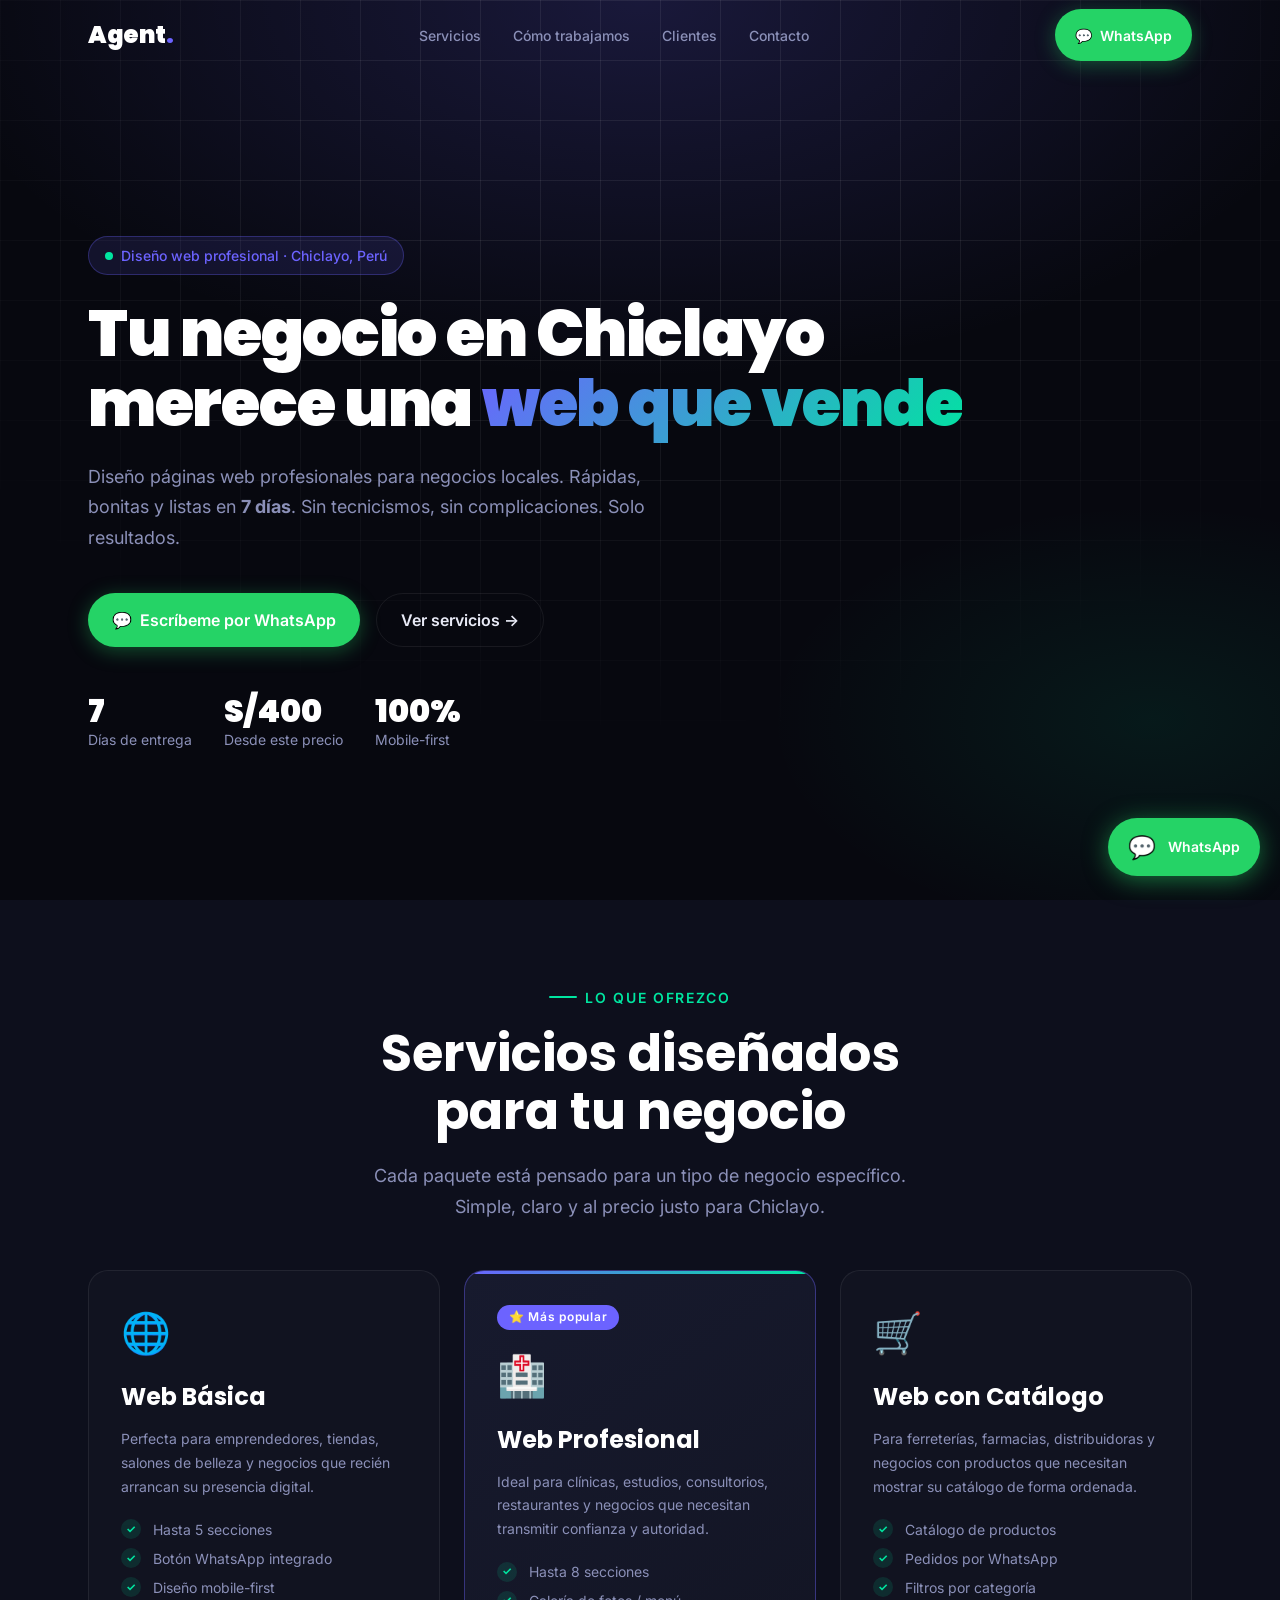
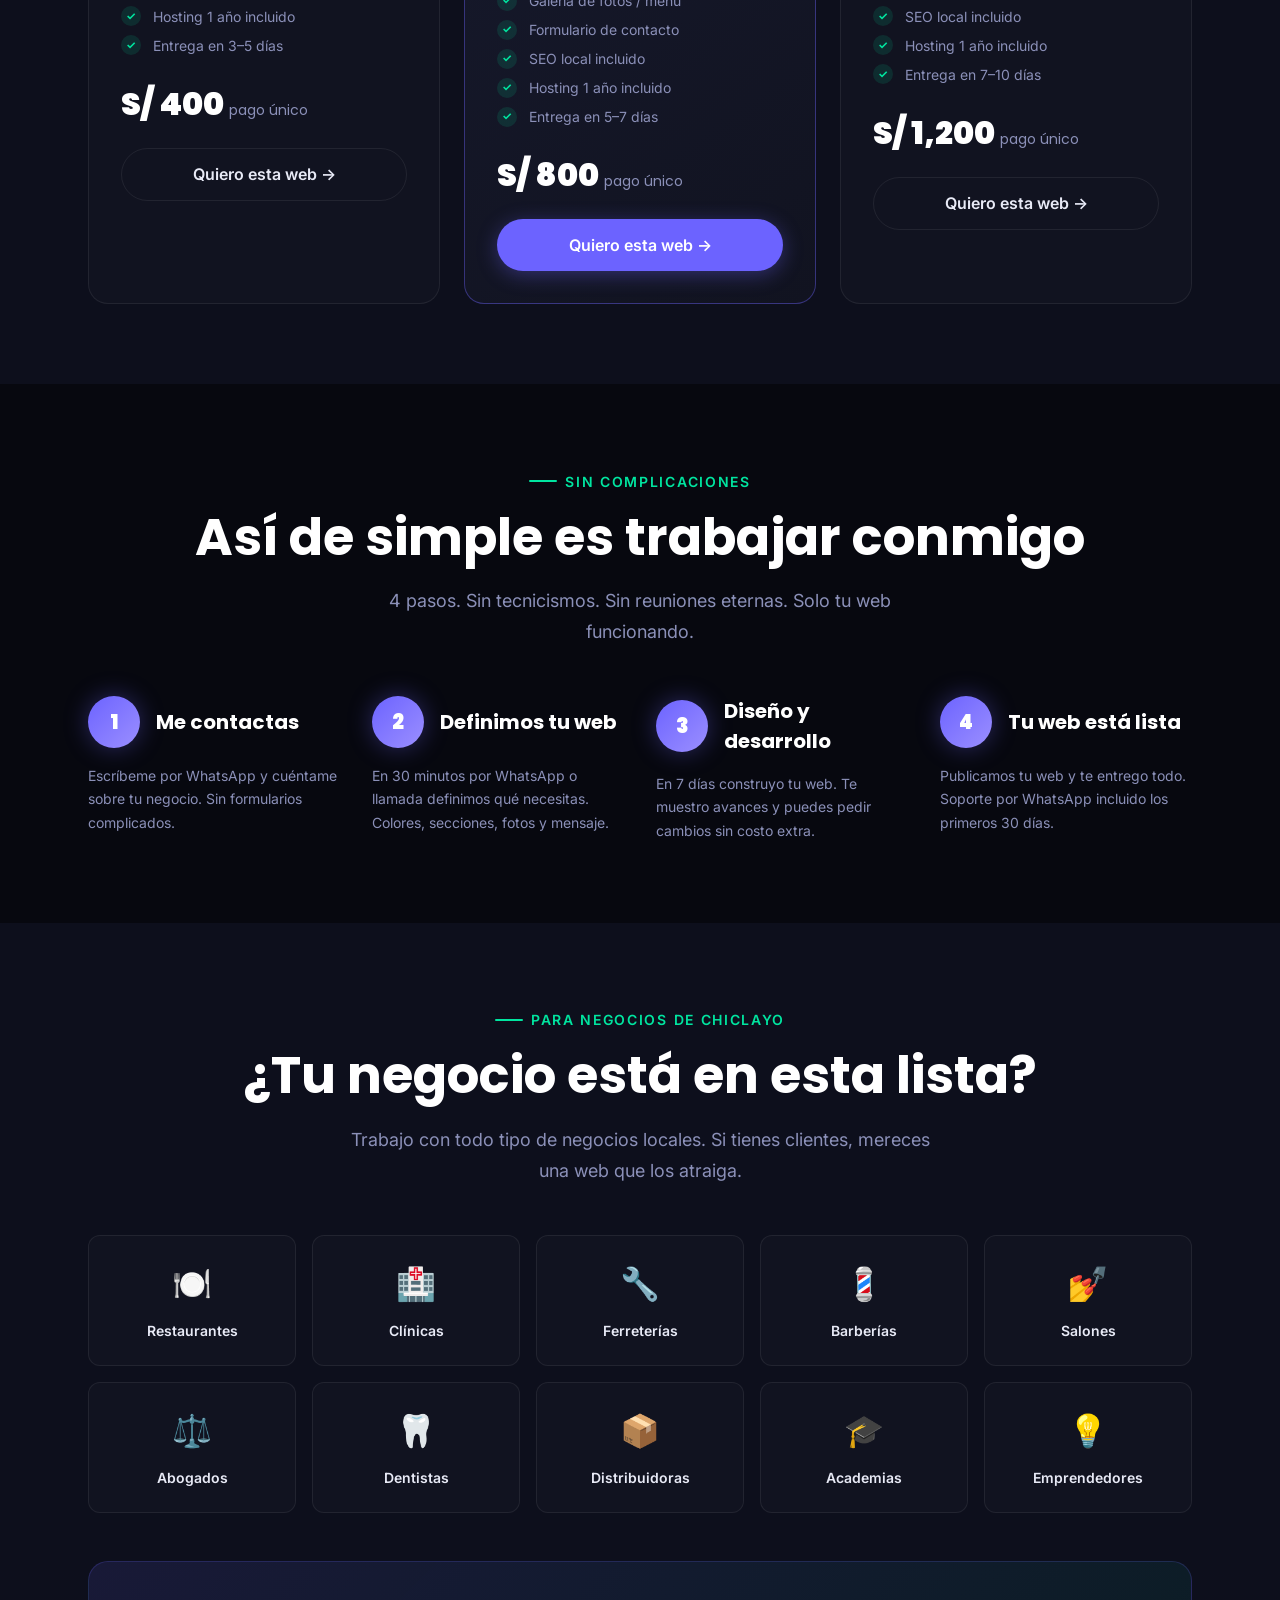
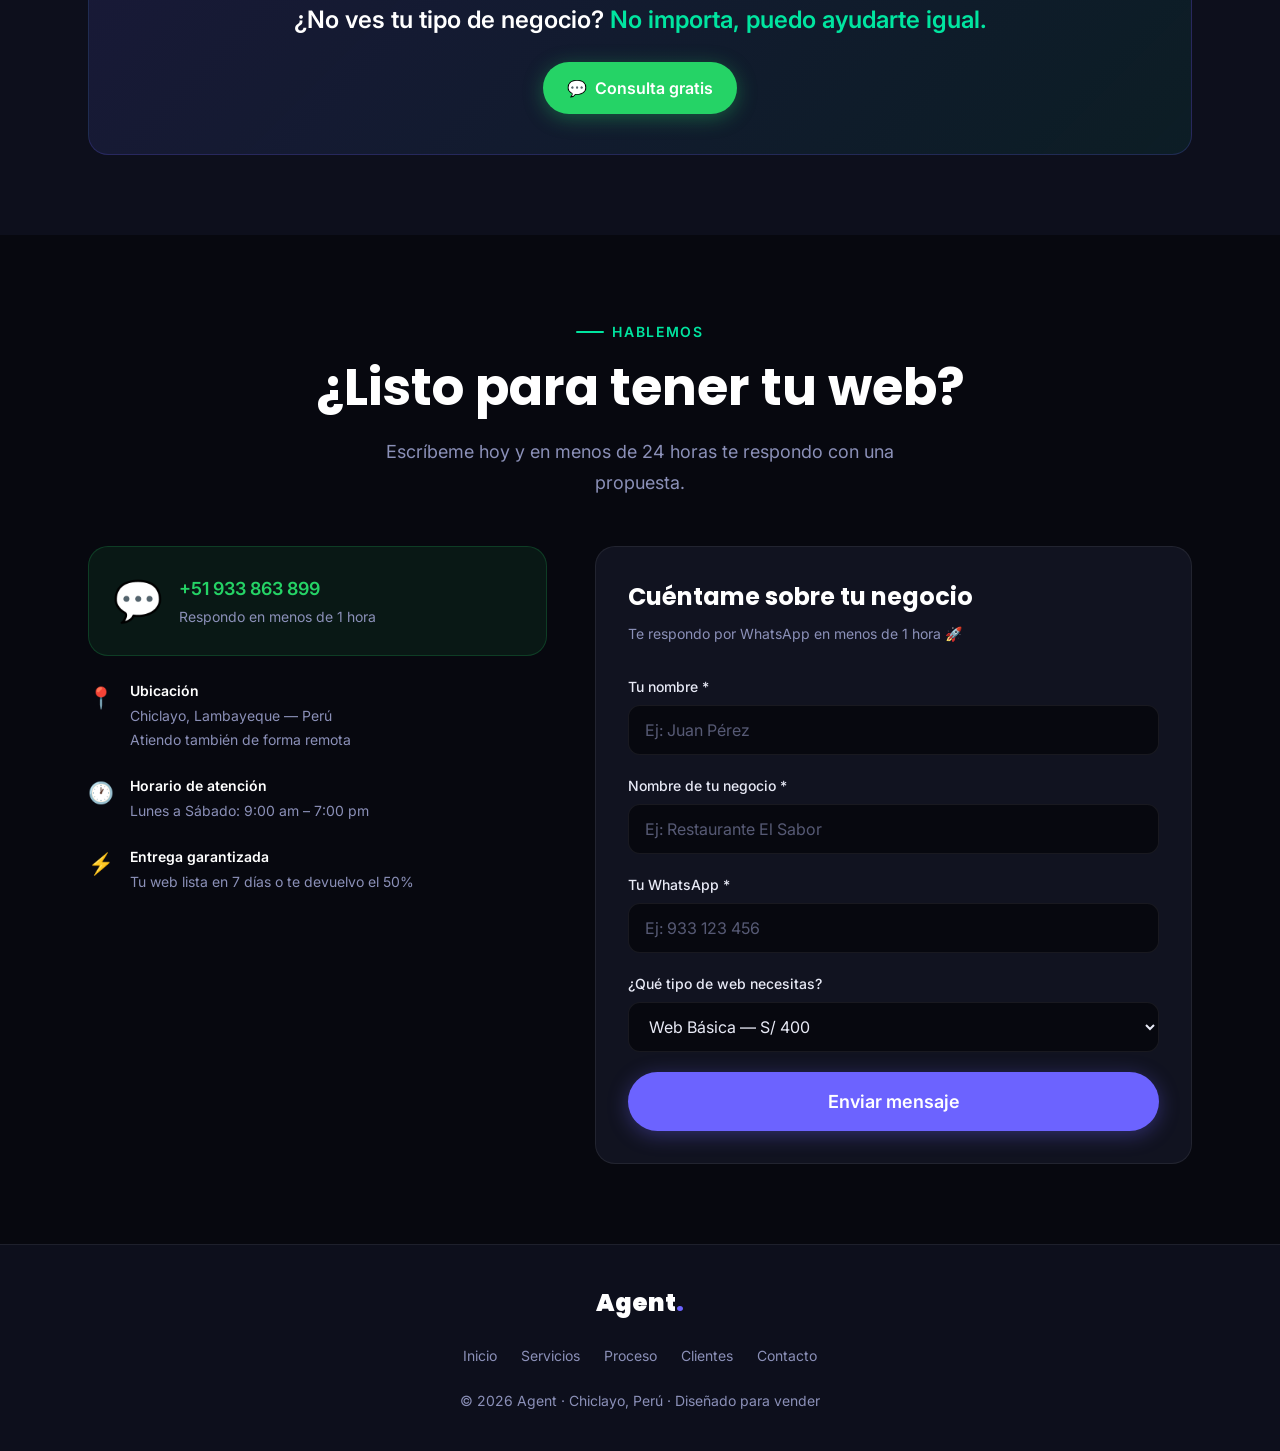
<file: index.html>
<!DOCTYPE html>
<html lang="es">

<head>
  <meta charset="UTF-8" />
  <meta name="viewport" content="width=device-width, initial-scale=1.0" />
  <title>Agent — Páginas Web Profesionales para Negocios en Chiclayo, Perú</title>
  <meta name="description"
    content="Diseño páginas web profesionales para negocios en Chiclayo, Perú. Restaurantes, clínicas, ferreterías, emprendedores y más. Lista en 7 días. Contáctame por WhatsApp." />
  <meta name="keywords"
    content="páginas web Chiclayo, diseño web Chiclayo, páginas web negocios Chiclayo, web para restaurantes Chiclayo, diseño web Perú" />
  <meta name="author" content="Agent" />
  <meta name="robots" content="index, follow" />
  <link rel="canonical" href="https://agentwebchiclayo.com/" />

  <!-- Open Graph / WhatsApp Preview -->
  <meta property="og:type" content="website" />
  <meta property="og:url" content="https://agentwebchiclayo.com/" />
  <meta property="og:title" content="Agent — Páginas Web para Negocios en Chiclayo" />
  <meta property="og:description"
    content="Tu negocio en Chiclayo merece una web profesional. Lista en 7 días, sin complicaciones." />
  <meta property="og:image" content="https://agentwebchiclayo.com/assets/og-image.jpg" />

  <!-- Schema.org Local Business -->
  <script type="application/ld+json">
  {
    "@context": "https://schema.org",
    "@type": "LocalBusiness",
    "name": "Agent — Desarrollo Web",
    "description": "Diseño de páginas web profesionales para negocios en Chiclayo, Perú",
    "telephone": "+51933863899",
    "url": "https://agentwebchiclayo.com",
    "address": {
      "@type": "PostalAddress",
      "addressLocality": "Chiclayo",
      "addressRegion": "Lambayeque",
      "addressCountry": "PE"
    },
    "priceRange": "S/ 400 – S/ 1500",
    "openingHours": "Mo-Sa 09:00-19:00"
  }
  </script>

  <!-- Google Fonts -->
  <link rel="preconnect" href="https://fonts.googleapis.com" />
  <link rel="preconnect" href="https://fonts.gstatic.com" crossorigin />
  <link href="https://fonts.googleapis.com/css2?family=Inter:wght@400;500;600&family=Poppins:wght@700;900&display=swap"
    rel="stylesheet" />

  <!-- Estilos -->
  <link rel="stylesheet" href="css/reset.css?v=1" />
  <link rel="stylesheet" href="css/variables.css?v=1" />
  <link rel="stylesheet" href="css/styles.css?v=2" />
</head>

<body>

  <!-- ════════════════════════════════════════
       NAVBAR
  ════════════════════════════════════════ -->
  <header id="navbar" class="navbar">
    <div class="container nav-inner">
      <a href="#inicio" class="nav-logo">Agent<span>.</span></a>

      <nav class="nav-links" aria-label="Navegación principal">
        <a href="#servicios">Servicios</a>
        <a href="#proceso">Cómo trabajamos</a>
        <a href="#clientes">Clientes</a>
        <a href="#contacto">Contacto</a>
      </nav>

      <a href="#contacto" class="btn btn-wa nav-cta" style="padding: 0.6rem 1.25rem; font-size:0.875rem;">
        <span>💬</span> WhatsApp
      </a>

      <button id="nav-toggle" class="nav-toggle" aria-label="Abrir menú" aria-expanded="false">
        <span></span><span></span><span></span>
      </button>
    </div>
  </header>

  <!-- Menú móvil -->
  <nav id="mobile-menu" class="mobile-menu" aria-label="Menú móvil">
    <a href="#servicios">Servicios</a>
    <a href="#proceso">Cómo trabajamos</a>
    <a href="#clientes">A quién ayudo</a>
    <a href="#contacto">Contacto / WhatsApp</a>
  </nav>

  <main>
    <!-- ════════════════════════════════════════
         HERO
    ════════════════════════════════════════ -->
    <section id="inicio" class="hero">
      <div class="hero-bg"></div>
      <div class="hero-grid"></div>

      <div class="container hero-content">
        <div class="hero-badge">
          Diseño web profesional · Chiclayo, Perú
        </div>

        <h1 class="hero-title">
          Tu negocio en Chiclayo<br />
          merece una <span class="highlight">web que vende</span>
        </h1>

        <p class="hero-subtitle">
          Diseño páginas web profesionales para negocios locales. Rápidas, bonitas y listas en <strong>7 días</strong>.
          Sin tecnicismos, sin complicaciones. Solo resultados.
        </p>

        <div class="hero-actions">
          <a href="#" data-wa class="btn btn-wa" id="hero-cta-wa">
            <span>💬</span> Escríbeme por WhatsApp
          </a>
          <a href="#servicios" class="btn btn-outline">
            Ver servicios →
          </a>
        </div>

        <div class="hero-stats">
          <div class="hero-stat">
            <strong>7</strong>
            <span>Días de entrega</span>
          </div>
          <div class="hero-stat">
            <strong>S/400</strong>
            <span>Desde este precio</span>
          </div>
          <div class="hero-stat">
            <strong>100%</strong>
            <span>Mobile-first</span>
          </div>
        </div>
      </div>
    </section>

    <!-- ════════════════════════════════════════
         SERVICIOS
    ════════════════════════════════════════ -->
    <section id="servicios" class="section services">
      <div class="container">
        <div class="text-center">
          <p class="section-label">Lo que ofrezco</p>
          <h2 class="section-title">Servicios diseñados<br />para tu negocio</h2>
          <p class="section-subtitle" style="margin-inline: auto;">
            Cada paquete está pensado para un tipo de negocio específico. Simple, claro y al precio justo para Chiclayo.
          </p>
        </div>

        <div class="services-grid">

          <!-- Card 1 -->
          <div class="service-card reveal">
            <div class="service-icon">🌐</div>
            <div class="service-name">Web Básica</div>
            <p class="service-desc">Perfecta para emprendedores, tiendas, salones de belleza y negocios que recién
              arrancan su presencia digital.</p>
            <ul class="service-features">
              <li class="service-feature">Hasta 5 secciones</li>
              <li class="service-feature">Botón WhatsApp integrado</li>
              <li class="service-feature">Diseño mobile-first</li>
              <li class="service-feature">Hosting 1 año incluido</li>
              <li class="service-feature">Entrega en 3–5 días</li>
            </ul>
            <div class="service-price">S/ 400 <span>pago único</span></div>
            <a href="#" data-wa class="btn btn-outline" style="width:100%; justify-content:center;">
              Quiero esta web →
            </a>
          </div>

          <!-- Card 2 — DESTACADA -->
          <div class="service-card featured reveal reveal-delay-1">
            <span class="service-badge">⭐ Más popular</span>
            <div class="service-icon">🏥</div>
            <div class="service-name">Web Profesional</div>
            <p class="service-desc">Ideal para clínicas, estudios, consultorios, restaurantes y negocios que necesitan
              transmitir confianza y autoridad.</p>
            <ul class="service-features">
              <li class="service-feature">Hasta 8 secciones</li>
              <li class="service-feature">Galería de fotos / menú</li>
              <li class="service-feature">Formulario de contacto</li>
              <li class="service-feature">SEO local incluido</li>
              <li class="service-feature">Hosting 1 año incluido</li>
              <li class="service-feature">Entrega en 5–7 días</li>
            </ul>
            <div class="service-price">S/ 800 <span>pago único</span></div>
            <a href="#" data-wa class="btn btn-primary" style="width:100%; justify-content:center;">
              Quiero esta web →
            </a>
          </div>

          <!-- Card 3 -->
          <div class="service-card reveal reveal-delay-2">
            <div class="service-icon">🛒</div>
            <div class="service-name">Web con Catálogo</div>
            <p class="service-desc">Para ferreterías, farmacias, distribuidoras y negocios con productos que necesitan
              mostrar su catálogo de forma ordenada.</p>
            <ul class="service-features">
              <li class="service-feature">Catálogo de productos</li>
              <li class="service-feature">Pedidos por WhatsApp</li>
              <li class="service-feature">Filtros por categoría</li>
              <li class="service-feature">SEO local incluido</li>
              <li class="service-feature">Hosting 1 año incluido</li>
              <li class="service-feature">Entrega en 7–10 días</li>
            </ul>
            <div class="service-price">S/ 1,200 <span>pago único</span></div>
            <a href="#" data-wa class="btn btn-outline" style="width:100%; justify-content:center;">
              Quiero esta web →
            </a>
          </div>

        </div>
      </div>
    </section>

    <!-- ════════════════════════════════════════
         PROCESO
    ════════════════════════════════════════ -->
    <section id="proceso" class="section process">
      <div class="container">
        <div class="text-center">
          <p class="section-label">Sin complicaciones</p>
          <h2 class="section-title">Así de simple es trabajar conmigo</h2>
          <p class="section-subtitle" style="margin-inline: auto;">
            4 pasos. Sin tecnicismos. Sin reuniones eternas. Solo tu web funcionando.
          </p>
        </div>

        <div class="process-steps">

          <div class="step reveal">
            <div class="step-header">
              <div class="step-num">1</div>
              <h3 class="step-title">Me contactas</h3>
            </div>
            <p class="step-desc">Escríbeme por WhatsApp y cuéntame sobre tu negocio. Sin formularios complicados.</p>
          </div>

          <div class="step reveal reveal-delay-1">
            <div class="step-header">
              <div class="step-num">2</div>
              <h3 class="step-title">Definimos tu web</h3>
            </div>
            <p class="step-desc">En 30 minutos por WhatsApp o llamada definimos qué necesitas. Colores, secciones, fotos
              y mensaje.</p>
          </div>

          <div class="step reveal reveal-delay-2">
            <div class="step-header">
              <div class="step-num">3</div>
              <h3 class="step-title">Diseño y desarrollo</h3>
            </div>
            <p class="step-desc">En 7 días construyo tu web. Te muestro avances y puedes pedir cambios sin costo extra.
            </p>
          </div>

          <div class="step reveal reveal-delay-3">
            <div class="step-header">
              <div class="step-num">4</div>
              <h3 class="step-title">Tu web está lista</h3>
            </div>
            <p class="step-desc">Publicamos tu web y te entrego todo. Soporte por WhatsApp incluido los primeros 30
              días.</p>
          </div>

        </div>
      </div>
    </section>

    <!-- ════════════════════════════════════════
         CLIENTES
    ════════════════════════════════════════ -->
    <section id="clientes" class="section clients">
      <div class="container">
        <div class="text-center">
          <p class="section-label">Para negocios de Chiclayo</p>
          <h2 class="section-title">¿Tu negocio está en esta lista?</h2>
          <p class="section-subtitle" style="margin-inline: auto;">
            Trabajo con todo tipo de negocios locales. Si tienes clientes, mereces una web que los atraiga.
          </p>
        </div>

        <div class="clients-grid">
          <div class="client-card reveal">
            <div class="client-emoji">🍽️</div>
            <div class="client-name">Restaurantes</div>
          </div>
          <div class="client-card reveal reveal-delay-1">
            <div class="client-emoji">🏥</div>
            <div class="client-name">Clínicas</div>
          </div>
          <div class="client-card reveal reveal-delay-2">
            <div class="client-emoji">🔧</div>
            <div class="client-name">Ferreterías</div>
          </div>
          <div class="client-card reveal reveal-delay-3">
            <div class="client-emoji">💈</div>
            <div class="client-name">Barberías</div>
          </div>
          <div class="client-card reveal reveal-delay-1">
            <div class="client-emoji">💅</div>
            <div class="client-name">Salones</div>
          </div>
          <div class="client-card reveal reveal-delay-2">
            <div class="client-emoji">⚖️</div>
            <div class="client-name">Abogados</div>
          </div>
          <div class="client-card reveal reveal-delay-3">
            <div class="client-emoji">🦷</div>
            <div class="client-name">Dentistas</div>
          </div>
          <div class="client-card reveal reveal-delay-1">
            <div class="client-emoji">📦</div>
            <div class="client-name">Distribuidoras</div>
          </div>
          <div class="client-card reveal reveal-delay-2">
            <div class="client-emoji">🎓</div>
            <div class="client-name">Academias</div>
          </div>
          <div class="client-card reveal reveal-delay-3">
            <div class="client-emoji">💡</div>
            <div class="client-name">Emprendedores</div>
          </div>
        </div>

        <div class="clients-cta reveal">
          <p>¿No ves tu tipo de negocio? <em>No importa, puedo ayudarte igual.</em></p>
          <a href="#" data-wa class="btn btn-wa">
            <span>💬</span> Consulta gratis
          </a>
        </div>
      </div>
    </section>

    <!-- ════════════════════════════════════════
         CONTACTO
    ════════════════════════════════════════ -->
    <section id="contacto" class="section contact">
      <div class="container">
        <div class="text-center">
          <p class="section-label">Hablemos</p>
          <h2 class="section-title">¿Listo para tener tu web?</h2>
          <p class="section-subtitle" style="margin-inline: auto;">
            Escríbeme hoy y en menos de 24 horas te respondo con una propuesta.
          </p>
        </div>

        <div class="contact-inner">

          <!-- Info de contacto -->
          <div class="contact-info-block reveal">
            <a href="#" data-wa class="contact-wa-big">
              <div class="wa-icon-big">💬</div>
              <div class="wa-text">
                <strong>+51 933 863 899</strong>
                <span>Respondo en menos de 1 hora</span>
              </div>
            </a>

            <div class="contact-detail">
              <div class="contact-detail-icon">📍</div>
              <div>
                <strong>Ubicación</strong>
                <span>Chiclayo, Lambayeque — Perú<br />Atiendo también de forma remota</span>
              </div>
            </div>

            <div class="contact-detail">
              <div class="contact-detail-icon">🕐</div>
              <div>
                <strong>Horario de atención</strong>
                <span>Lunes a Sábado: 9:00 am – 7:00 pm</span>
              </div>
            </div>

            <div class="contact-detail">
              <div class="contact-detail-icon">⚡</div>
              <div>
                <strong>Entrega garantizada</strong>
                <span>Tu web lista en 7 días o te devuelvo el 50%</span>
              </div>
            </div>
          </div>

          <!-- Formulario -->
          <div class="reveal reveal-delay-2">
            <form id="contact-form" class="contact-form" name="contacto" method="POST" action="/gracias.html"
              data-netlify="true" netlify-honeypot="bot-field">
              <!-- Honeypot anti-spam -->
              <p style="display:none;">
                <input name="bot-field" />
              </p>
              <input type="hidden" name="form-name" value="contacto" />

              <h3 class="form-title">Cuéntame sobre tu negocio</h3>
              <p class="form-subtitle">Te respondo por WhatsApp en menos de 1 hora 🚀</p>

              <div class="form-group">
                <label class="form-label" for="nombre">Tu nombre *</label>
                <input id="nombre" class="form-input" type="text" name="nombre" placeholder="Ej: Juan Pérez" required
                  autocomplete="name" />
              </div>

              <div class="form-group">
                <label class="form-label" for="negocio">Nombre de tu negocio *</label>
                <input id="negocio" class="form-input" type="text" name="negocio" placeholder="Ej: Restaurante El Sabor"
                  required />
              </div>

              <div class="form-group">
                <label class="form-label" for="telefono">Tu WhatsApp *</label>
                <input id="telefono" class="form-input" type="tel" name="telefono" placeholder="Ej: 933 123 456"
                  required autocomplete="tel" />
              </div>

              <div class="form-group">
                <label class="form-label" for="tipo">¿Qué tipo de web necesitas?</label>
                <select id="tipo" class="form-input form-select" name="tipo">
                  <option value="Web Básica (S/ 400)">Web Básica — S/ 400</option>
                  <option value="Web Profesional (S/ 800)">Web Profesional — S/ 800</option>
                  <option value="Web con Catálogo (S/ 1,200)">Web con Catálogo — S/ 1,200</option>
                  <option value="No sé, necesito asesoría">No sé, necesito asesoría</option>
                </select>
              </div>

              <button type="submit" class="btn btn-primary btn-submit">
                Enviar mensaje
              </button>
            </form>
          </div>

        </div>
      </div>
    </section>
  </main>

  <!-- ════════════════════════════════════════
       FOOTER
  ════════════════════════════════════════ -->
  <footer class="footer">
    <div class="container footer-inner">
      <div class="footer-logo">Agent<span>.</span></div>
      <nav class="footer-links" aria-label="Links de pie de página">
        <a href="#inicio">Inicio</a>
        <a href="#servicios">Servicios</a>
        <a href="#proceso">Proceso</a>
        <a href="#clientes">Clientes</a>
        <a href="#contacto">Contacto</a>
      </nav>
      <p class="footer-copy">
        © <span id="year"></span> Agent · Chiclayo, Perú · Diseñado para vender
      </p>
    </div>
  </footer>

  <!-- ════════════════════════════════════════
       BOTÓN FLOTANTE WHATSAPP
  ════════════════════════════════════════ -->
  <a href="#" data-wa class="wa-float" id="wa-float-btn" aria-label="Contactar por WhatsApp">
    <span class="wa-float-icon">💬</span>
    <span class="wa-float-label">WhatsApp</span>
  </a>

  <script src="js/main.js?v=2" defer></script>
</body>

</html>
</file>
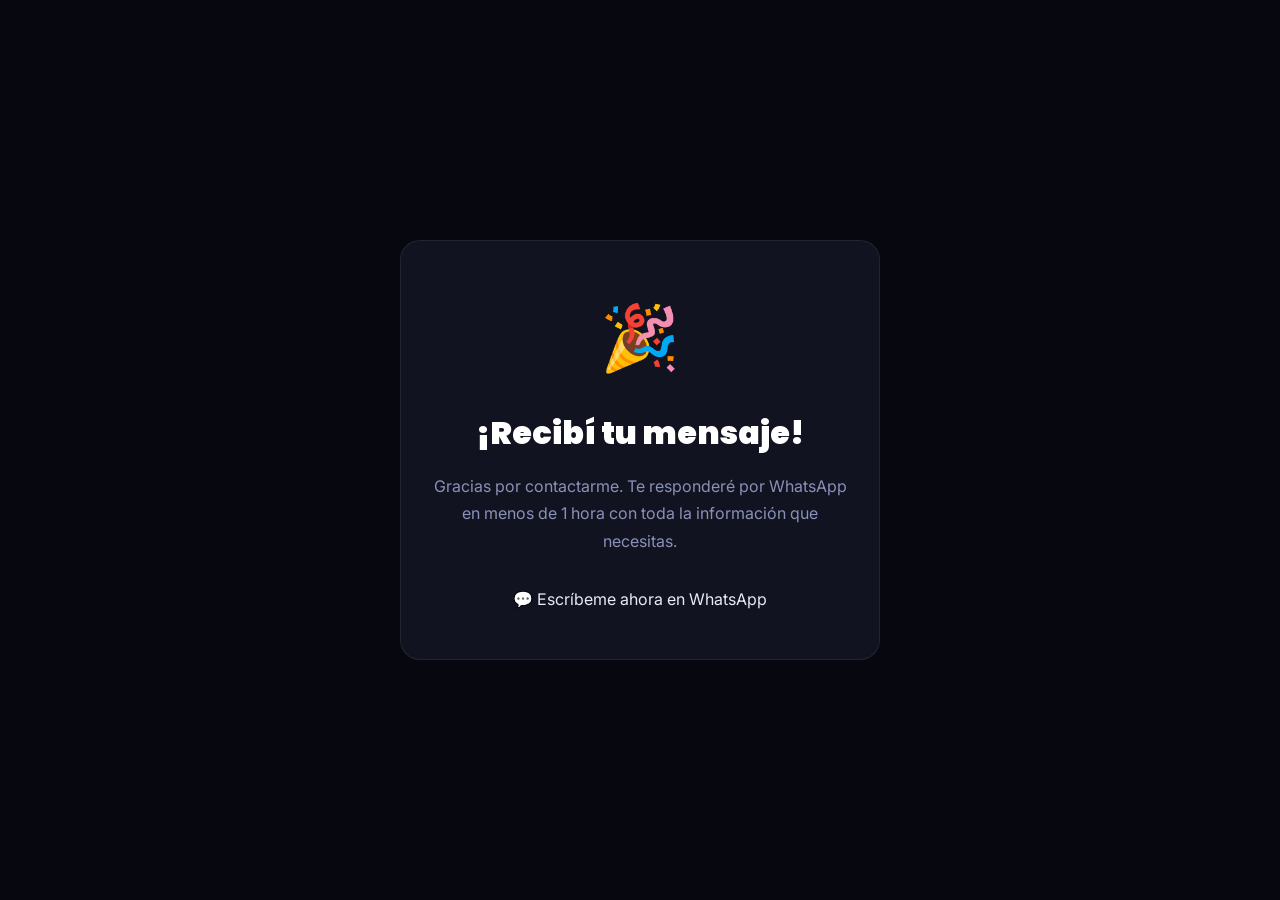
<file: gracias.html>
<!DOCTYPE html>
<html lang="es">
<head>
  <meta charset="UTF-8" />
  <meta name="viewport" content="width=device-width, initial-scale=1.0" />
  <title>¡Gracias! — Agent</title>
  <meta name="robots" content="noindex, nofollow" />
  <link rel="preconnect" href="https://fonts.googleapis.com" />
  <link rel="preconnect" href="https://fonts.gstatic.com" crossorigin />
  <link href="https://fonts.googleapis.com/css2?family=Inter:wght@400;500;600&family=Poppins:wght@700;900&display=swap" rel="stylesheet" />
  <link rel="stylesheet" href="css/reset.css" />
  <link rel="stylesheet" href="css/variables.css" />
  <style>
    body {
      font-family: var(--font-body);
      background: var(--clr-bg);
      color: var(--clr-text);
      min-height: 100svh;
      display: grid;
      place-items: center;
      padding: 2rem;
      text-align: center;
    }
    .card {
      max-width: 480px;
      background: var(--clr-surface);
      border: 1px solid var(--clr-border);
      border-radius: var(--radius-lg);
      padding: var(--space-12) var(--space-8);
    }
    .emoji { font-size: 4rem; margin-bottom: var(--space-6); }
    h1 {
      font-family: var(--font-heading);
      font-size: var(--fs-2xl);
      font-weight: var(--fw-black);
      color: #fff;
      margin-bottom: var(--space-4);
    }
    p { color: var(--clr-text-muted); line-height: 1.7; margin-bottom: var(--space-8); }
    .btn {
      display: inline-flex; align-items: center; gap: var(--space-2);
      padding: 0.85rem 1.5rem; border-radius: var(--radius-full);
      background: var(--clr-wa); color: #fff;
      font-weight: var(--fw-semibold); font-size: var(--fs-base);
      text-decoration: none;
      box-shadow: 0 4px 20px rgba(37,211,102,0.35);
    }
  </style>
</head>
<body>
  <div class="card">
    <div class="emoji">🎉</div>
    <h1>¡Recibí tu mensaje!</h1>
    <p>Gracias por contactarme. Te responderé por WhatsApp en menos de 1 hora con toda la información que necesitas.</p>
    <a href="https://wa.me/51933863899?text=Hola%20Agent%2C%20acabo%20de%20enviar%20el%20formulario%20y%20me%20gustar%C3%ADa%20hablar%20sobre%20mi%20web." target="_blank" rel="noopener">
      💬 Escríbeme ahora en WhatsApp
    </a>
  </div>
</body>
</html>
</file>
<file: css/variables.css>
/* =============================================
   VARIABLES.CSS — Agent Web Agency
   ============================================= */
:root {
  --clr-bg:           #07080F;
  --clr-bg-alt:       #0D0F1C;
  --clr-surface:      #111320;
  --clr-surface-2:    #171A2E;
  --clr-border:       rgba(255,255,255,0.07);
  --clr-primary:      #6C63FF;
  --clr-primary-glow: rgba(108,99,255,0.35);
  --clr-accent:       #00E5A0;
  --clr-accent-glow:  rgba(0,229,160,0.25);
  --clr-wa:           #25D366;
  --clr-wa-dark:      #1DA851;
  --clr-text:         #E8EAF6;
  --clr-text-muted:   #8B90B8;
  --font-heading:     'Poppins', sans-serif;
  --font-body:        'Inter', sans-serif;
  --fs-sm:    0.875rem;
  --fs-base:  1rem;
  --fs-md:    1.125rem;
  --fs-lg:    1.25rem;
  --fs-xl:    1.5rem;
  --fs-2xl:   2rem;
  --fs-3xl:   2.5rem;
  --fs-4xl:   3.25rem;
  --fw-regular:  400;
  --fw-medium:   500;
  --fw-semibold: 600;
  --fw-bold:     700;
  --fw-black:    900;
  --space-2:  0.5rem;
  --space-3:  0.75rem;
  --space-4:  1rem;
  --space-5:  1.25rem;
  --space-6:  1.5rem;
  --space-8:  2rem;
  --space-10: 2.5rem;
  --space-12: 3rem;
  --space-16: 4rem;
  --space-20: 5rem;
  --space-24: 6rem;
  --radius-sm:   0.375rem;
  --radius-md:   0.75rem;
  --radius-lg:   1.25rem;
  --radius-full: 9999px;
  --shadow-md:      0 4px 24px rgba(0,0,0,0.4);
  --shadow-primary: 0 0 40px var(--clr-primary-glow);
  --shadow-accent:  0 0 30px var(--clr-accent-glow);
  --transition-fast:   150ms ease;
  --transition-normal: 280ms ease;
  --container-max: 1200px;
  --container-pad: 1.25rem;
  --nav-height:    70px;
}
@media (min-width: 768px)  { :root { --container-pad: 2rem; } }
@media (min-width: 1024px) { :root { --container-pad: 3rem; } }
</file>
<file: css/styles.css>
/* =============================================
   STYLES.CSS — Agent Web Agency
   ============================================= */

/* ── Base ── */
body {
  font-family: var(--font-body);
  background-color: var(--clr-bg);
  color: var(--clr-text);
  font-size: var(--fs-base);
}

.container {
  width: 100%;
  max-width: var(--container-max);
  margin-inline: auto;
  padding-inline: var(--container-pad);
}

.section {
  padding-block: var(--space-20);
}

.section-label {
  display: inline-flex;
  align-items: center;
  gap: var(--space-2);
  font-size: var(--fs-sm);
  font-weight: var(--fw-semibold);
  color: var(--clr-accent);
  letter-spacing: 0.12em;
  text-transform: uppercase;
  margin-bottom: var(--space-4);
}

.section-label::before {
  content: '';
  display: inline-block;
  width: 28px;
  height: 2px;
  background: var(--clr-accent);
  border-radius: var(--radius-full);
}

.section-title {
  font-family: var(--font-heading);
  font-size: clamp(var(--fs-2xl), 4vw, var(--fs-4xl));
  font-weight: var(--fw-bold);
  line-height: 1.15;
  color: #fff;
  margin-bottom: var(--space-5);
}

.section-subtitle {
  font-size: var(--fs-md);
  color: var(--clr-text-muted);
  max-width: 580px;
  line-height: 1.7;
}

/* ── Botones ── */
.btn {
  display: inline-flex;
  align-items: center;
  justify-content: center;
  gap: var(--space-2);
  padding: 0.85rem var(--space-6);
  border-radius: var(--radius-full);
  font-weight: var(--fw-semibold);
  font-size: var(--fs-base);
  transition: all var(--transition-normal);
  min-height: 52px;
  white-space: nowrap;
}

.btn-primary {
  background: var(--clr-primary);
  color: #fff;
  box-shadow: 0 4px 20px var(--clr-primary-glow);
}

.btn-primary:hover {
  background: #7B74FF;
  transform: translateY(-2px);
  box-shadow: 0 8px 32px var(--clr-primary-glow);
}

.btn-wa {
  background: var(--clr-wa);
  color: #fff;
  box-shadow: 0 4px 20px rgba(37, 211, 102, 0.35);
}

.btn-wa:hover {
  background: var(--clr-wa-dark);
  transform: translateY(-2px);
  box-shadow: 0 8px 32px rgba(37, 211, 102, 0.45);
}

.btn-outline {
  border: 1.5px solid var(--clr-border);
  color: var(--clr-text);
  background: transparent;
}

.btn-outline:hover {
  border-color: var(--clr-primary);
  color: var(--clr-primary);
  transform: translateY(-2px);
}

/* ── Navbar ── */
.navbar {
  position: fixed;
  top: 0;
  left: 0;
  right: 0;
  z-index: 1000;
  height: var(--nav-height);
  display: flex;
  align-items: center;
  transition: background var(--transition-normal), box-shadow var(--transition-normal);
}

.navbar.scrolled {
  background: rgba(7, 8, 15, 0.92);
  backdrop-filter: blur(20px);
  -webkit-backdrop-filter: blur(20px);
  box-shadow: 0 1px 0 var(--clr-border);
}

.nav-inner {
  display: flex;
  align-items: center;
  justify-content: space-between;
  width: 100%;
}

.nav-logo {
  font-family: var(--font-heading);
  font-size: var(--fs-xl);
  font-weight: var(--fw-black);
  color: #fff;
  letter-spacing: -0.02em;
}

.nav-logo span {
  color: var(--clr-primary);
}

.nav-links {
  display: none;
  align-items: center;
  gap: var(--space-8);
}

.nav-links a {
  font-size: var(--fs-sm);
  font-weight: var(--fw-medium);
  color: var(--clr-text-muted);
  transition: color var(--transition-fast);
}

.nav-links a:hover {
  color: #fff;
}

.nav-cta {
  display: none;
}

.nav-toggle {
  display: flex;
  flex-direction: column;
  gap: 5px;
  padding: var(--space-2);
  cursor: pointer;
}

.nav-toggle span {
  display: block;
  width: 24px;
  height: 2px;
  background: var(--clr-text);
  border-radius: var(--radius-full);
  transition: all var(--transition-normal);
}

.nav-toggle.open span:nth-child(1) {
  transform: rotate(45deg) translate(5px, 5px);
}

.nav-toggle.open span:nth-child(2) {
  opacity: 0;
}

.nav-toggle.open span:nth-child(3) {
  transform: rotate(-45deg) translate(5px, -5px);
}

/* Menú móvil */
.mobile-menu {
  position: fixed;
  top: var(--nav-height);
  left: 0;
  right: 0;
  background: rgba(7, 8, 15, 0.97);
  backdrop-filter: blur(20px);
  -webkit-backdrop-filter: blur(20px);
  padding: var(--space-6) var(--container-pad) var(--space-8);
  display: flex;
  flex-direction: column;
  gap: var(--space-5);
  z-index: 999;
  transform: translateY(-110%);
  opacity: 0;
  visibility: hidden;
  pointer-events: none;
  transition: transform var(--transition-normal), opacity var(--transition-normal), visibility var(--transition-normal);
  border-bottom: 1px solid var(--clr-border);
}

.mobile-menu.open {
  transform: translateY(0);
  opacity: 1;
  visibility: visible;
  pointer-events: auto;
}

.mobile-menu a {
  font-size: var(--fs-lg);
  font-weight: var(--fw-medium);
  color: var(--clr-text);
  padding-block: var(--space-2);
  border-bottom: 1px solid var(--clr-border);
  transition: color var(--transition-fast);
}

.mobile-menu a:last-child {
  border-bottom: none;
}

.mobile-menu a:hover {
  color: var(--clr-primary);
}

@media (min-width: 900px) {
  .nav-links {
    display: flex;
  }

  .nav-cta {
    display: flex;
  }

  .nav-toggle {
    display: none;
  }
}

/* ── HERO ── */
.hero {
  position: relative;
  min-height: 100svh;
  display: flex;
  align-items: center;
  padding-top: var(--nav-height);
  overflow: hidden;
}

.hero-bg {
  position: absolute;
  inset: 0;
  background:
    radial-gradient(ellipse 80% 60% at 50% 0%, rgba(108, 99, 255, 0.18) 0%, transparent 70%),
    radial-gradient(ellipse 50% 40% at 90% 80%, rgba(0, 229, 160, 0.08) 0%, transparent 60%);
  pointer-events: none;
}

.hero-grid {
  position: absolute;
  inset: 0;
  background-image:
    linear-gradient(var(--clr-border) 1px, transparent 1px),
    linear-gradient(90deg, var(--clr-border) 1px, transparent 1px);
  background-size: 60px 60px;
  mask-image: radial-gradient(ellipse 80% 80% at 50% 20%, black 30%, transparent 80%);
  pointer-events: none;
}

.hero-content {
  position: relative;
  z-index: 1;
  padding-block: var(--space-20) var(--space-16);
}

.hero-badge {
  display: inline-flex;
  align-items: center;
  gap: var(--space-2);
  background: rgba(108, 99, 255, 0.12);
  border: 1px solid rgba(108, 99, 255, 0.3);
  border-radius: var(--radius-full);
  padding: var(--space-2) var(--space-4);
  font-size: var(--fs-sm);
  color: var(--clr-primary);
  font-weight: var(--fw-medium);
  margin-bottom: var(--space-6);
}

.hero-badge::before {
  content: '';
  width: 8px;
  height: 8px;
  border-radius: 50%;
  background: var(--clr-accent);
  animation: pulse-dot 2s infinite;
}

@keyframes pulse-dot {

  0%,
  100% {
    opacity: 1;
    transform: scale(1);
  }

  50% {
    opacity: 0.6;
    transform: scale(1.3);
  }
}

.hero-title {
  font-family: var(--font-heading);
  font-size: clamp(2.2rem, 6vw, 4rem);
  font-weight: var(--fw-black);
  line-height: 1.08;
  color: #fff;
  margin-bottom: var(--space-6);
  letter-spacing: -0.02em;
}

.hero-title .highlight {
  background: linear-gradient(135deg, var(--clr-primary) 0%, var(--clr-accent) 100%);
  -webkit-background-clip: text;
  -webkit-text-fill-color: transparent;
  background-clip: text;
}

.hero-subtitle {
  font-size: clamp(var(--fs-base), 2.5vw, var(--fs-md));
  color: var(--clr-text-muted);
  line-height: 1.7;
  max-width: 560px;
  margin-bottom: var(--space-10);
}

.hero-actions {
  display: flex;
  flex-wrap: wrap;
  gap: var(--space-4);
  margin-bottom: var(--space-12);
}

.hero-stats {
  display: flex;
  flex-wrap: wrap;
  gap: var(--space-8);
}

.hero-stat {
  display: flex;
  flex-direction: column;
  gap: 2px;
}

.hero-stat strong {
  font-family: var(--font-heading);
  font-size: var(--fs-2xl);
  font-weight: var(--fw-black);
  color: #fff;
  line-height: 1;
}

.hero-stat span {
  font-size: var(--fs-sm);
  color: var(--clr-text-muted);
}

/* ── SERVICIOS ── */
.services {
  background: var(--clr-bg-alt);
}

.services-grid {
  display: grid;
  grid-template-columns: 1fr;
  gap: var(--space-6);
  margin-top: var(--space-12);
}

.service-card {
  background: var(--clr-surface);
  border: 1px solid var(--clr-border);
  border-radius: var(--radius-lg);
  padding: var(--space-8);
  transition: all var(--transition-normal);
  position: relative;
  overflow: hidden;
}

.service-card::before {
  content: '';
  position: absolute;
  top: 0;
  left: 0;
  right: 0;
  height: 3px;
  background: linear-gradient(90deg, var(--clr-primary), var(--clr-accent));
  opacity: 0;
  transition: opacity var(--transition-normal);
}

.service-card:hover {
  border-color: rgba(108, 99, 255, 0.3);
  transform: translateY(-4px);
  box-shadow: var(--shadow-primary);
}

.service-card:hover::before {
  opacity: 1;
}

.service-card.featured {
  border-color: rgba(108, 99, 255, 0.4);
  background: linear-gradient(145deg, var(--clr-surface-2), var(--clr-surface));
}

.service-card.featured::before {
  opacity: 1;
}

.service-badge {
  display: inline-block;
  background: var(--clr-primary);
  color: #fff;
  font-size: var(--fs-xs, 0.75rem);
  font-weight: var(--fw-semibold);
  padding: 0.2rem var(--space-3);
  border-radius: var(--radius-full);
  margin-bottom: var(--space-4);
  letter-spacing: 0.06em;
}

.service-icon {
  font-size: 2.5rem;
  margin-bottom: var(--space-4);
}

.service-name {
  font-family: var(--font-heading);
  font-size: var(--fs-xl);
  font-weight: var(--fw-bold);
  color: #fff;
  margin-bottom: var(--space-3);
}

.service-desc {
  font-size: var(--fs-sm);
  color: var(--clr-text-muted);
  line-height: 1.7;
  margin-bottom: var(--space-5);
}

.service-features {
  display: flex;
  flex-direction: column;
  gap: var(--space-2);
  margin-bottom: var(--space-6);
}

.service-feature {
  display: flex;
  align-items: center;
  gap: var(--space-3);
  font-size: var(--fs-sm);
  color: var(--clr-text-muted);
}

.service-feature::before {
  content: '✓';
  display: flex;
  align-items: center;
  justify-content: center;
  width: 20px;
  height: 20px;
  background: rgba(0, 229, 160, 0.12);
  color: var(--clr-accent);
  border-radius: 50%;
  font-size: 0.7rem;
  font-weight: var(--fw-bold);
  flex-shrink: 0;
}

.service-price {
  font-family: var(--font-heading);
  font-size: var(--fs-2xl);
  font-weight: var(--fw-black);
  color: #fff;
  margin-bottom: var(--space-5);
}

.service-price span {
  font-size: var(--fs-sm);
  font-weight: var(--fw-regular);
  color: var(--clr-text-muted);
}

@media (min-width: 768px) {
  .services-grid {
    grid-template-columns: repeat(2, 1fr);
  }
}

@media (min-width: 1024px) {
  .services-grid {
    grid-template-columns: repeat(3, 1fr);
  }
}

/* ── PROCESO ── */
.process {
  background: var(--clr-bg);
}

.process-steps {
  display: grid;
  grid-template-columns: 1fr;
  gap: var(--space-8);
  margin-top: var(--space-12);
  position: relative;
}

.step {
  display: flex;
  flex-direction: column;
  gap: var(--space-4);
  position: relative;
}

.step-header {
  display: flex;
  align-items: center;
  gap: var(--space-4);
}

.step-num {
  width: 52px;
  height: 52px;
  border-radius: 50%;
  background: linear-gradient(135deg, var(--clr-primary), #9B8FFF);
  display: flex;
  align-items: center;
  justify-content: center;
  font-family: var(--font-heading);
  font-weight: var(--fw-black);
  font-size: var(--fs-lg);
  color: #fff;
  flex-shrink: 0;
  box-shadow: 0 0 24px var(--clr-primary-glow);
}

.step-title {
  font-family: var(--font-heading);
  font-size: var(--fs-lg);
  font-weight: var(--fw-bold);
  color: #fff;
}

.step-emoji {
  font-size: 1.6rem;
}

.step-desc {
  font-size: var(--fs-sm);
  color: var(--clr-text-muted);
  line-height: 1.7;
  padding-left: calc(52px + var(--space-4));
}

@media (min-width: 768px) {
  .process-steps {
    grid-template-columns: repeat(2, 1fr);
  }
}

@media (min-width: 1024px) {
  .process-steps {
    grid-template-columns: repeat(4, 1fr);
  }

  .step-desc {
    padding-left: 0;
  }
}

/* ── A QUIÉN AYUDO ── */
.clients {
  background: var(--clr-bg-alt);
}

.clients-grid {
  display: grid;
  grid-template-columns: repeat(2, 1fr);
  gap: var(--space-4);
  margin-top: var(--space-12);
}

.client-card {
  background: var(--clr-surface);
  border: 1px solid var(--clr-border);
  border-radius: var(--radius-md);
  padding: var(--space-6) var(--space-5);
  text-align: center;
  transition: all var(--transition-normal);
}

.client-card:hover {
  border-color: rgba(108, 99, 255, 0.3);
  transform: translateY(-3px);
  background: var(--clr-surface-2);
}

.client-emoji {
  font-size: 2rem;
  margin-bottom: var(--space-3);
}

.client-name {
  font-size: var(--fs-sm);
  font-weight: var(--fw-semibold);
  color: var(--clr-text);
}

@media (min-width: 480px) {
  .clients-grid {
    grid-template-columns: repeat(3, 1fr);
  }
}

@media (min-width: 768px) {
  .clients-grid {
    grid-template-columns: repeat(4, 1fr);
  }
}

@media (min-width: 1024px) {
  .clients-grid {
    grid-template-columns: repeat(5, 1fr);
  }
}

.clients-cta {
  margin-top: var(--space-12);
  background: linear-gradient(135deg, rgba(108, 99, 255, 0.12), rgba(0, 229, 160, 0.07));
  border: 1px solid rgba(108, 99, 255, 0.2);
  border-radius: var(--radius-lg);
  padding: var(--space-10) var(--space-8);
  text-align: center;
}

.clients-cta p {
  font-size: clamp(var(--fs-lg), 2.5vw, var(--fs-xl));
  font-weight: var(--fw-semibold);
  color: #fff;
  margin-bottom: var(--space-6);
}

.clients-cta p em {
  color: var(--clr-accent);
  font-style: normal;
}

/* ── CONTACTO ── */
.contact {
  background: var(--clr-bg);
}

.contact-inner {
  display: grid;
  grid-template-columns: 1fr;
  gap: var(--space-12);
  margin-top: var(--space-12);
}

.contact-info-block {
  display: flex;
  flex-direction: column;
  gap: var(--space-6);
}

.contact-wa-big {
  display: flex;
  align-items: center;
  gap: var(--space-4);
  background: rgba(37, 211, 102, 0.08);
  border: 1px solid rgba(37, 211, 102, 0.2);
  border-radius: var(--radius-lg);
  padding: var(--space-6);
  transition: all var(--transition-normal);
}

.contact-wa-big:hover {
  background: rgba(37, 211, 102, 0.14);
  transform: translateY(-2px);
}

.wa-icon-big {
  font-size: 2.5rem;
  flex-shrink: 0;
}

.wa-text strong {
  display: block;
  font-size: var(--fs-md);
  font-weight: var(--fw-semibold);
  color: var(--clr-wa);
  margin-bottom: 2px;
}

.wa-text span {
  font-size: var(--fs-sm);
  color: var(--clr-text-muted);
}

.contact-detail {
  display: flex;
  align-items: flex-start;
  gap: var(--space-4);
}

.contact-detail-icon {
  font-size: 1.3rem;
  margin-top: 2px;
  flex-shrink: 0;
}

.contact-detail strong {
  display: block;
  font-size: var(--fs-sm);
  font-weight: var(--fw-semibold);
  color: #fff;
  margin-bottom: 2px;
}

.contact-detail span {
  font-size: var(--fs-sm);
  color: var(--clr-text-muted);
}

/* Formulario */
.contact-form {
  background: var(--clr-surface);
  border: 1px solid var(--clr-border);
  border-radius: var(--radius-lg);
  padding: var(--space-8);
}

.form-title {
  font-family: var(--font-heading);
  font-size: var(--fs-xl);
  font-weight: var(--fw-bold);
  color: #fff;
  margin-bottom: var(--space-2);
}

.form-subtitle {
  font-size: var(--fs-sm);
  color: var(--clr-text-muted);
  margin-bottom: var(--space-8);
}

.form-group {
  display: flex;
  flex-direction: column;
  gap: var(--space-2);
  margin-bottom: var(--space-5);
}

.form-label {
  font-size: var(--fs-sm);
  font-weight: var(--fw-medium);
  color: var(--clr-text);
}

.form-input,
.form-select {
  background: var(--clr-bg);
  border: 1.5px solid var(--clr-border);
  border-radius: var(--radius-md);
  padding: var(--space-3) var(--space-4);
  color: var(--clr-text);
  font-size: var(--fs-base);
  transition: border-color var(--transition-fast);
  min-height: 50px;
  width: 100%;
}

.form-input::placeholder {
  color: var(--clr-text-muted);
  opacity: 0.6;
}

.form-input:focus,
.form-select:focus {
  outline: none;
  border-color: var(--clr-primary);
  box-shadow: 0 0 0 3px rgba(108, 99, 255, 0.15);
}

.form-select option {
  background: var(--clr-surface);
  color: var(--clr-text);
}

.btn-submit {
  width: 100%;
  padding-block: var(--space-4);
  font-size: var(--fs-md);
}

@media (min-width: 900px) {
  .contact-inner {
    grid-template-columns: 1fr 1.3fr;
  }
}

/* ── FOOTER ── */
.footer {
  background: var(--clr-bg-alt);
  border-top: 1px solid var(--clr-border);
  padding-block: var(--space-10);
}

.footer-inner {
  display: flex;
  flex-direction: column;
  align-items: center;
  gap: var(--space-6);
  text-align: center;
}

.footer-logo {
  font-family: var(--font-heading);
  font-size: var(--fs-xl);
  font-weight: var(--fw-black);
  color: #fff;
}

.footer-logo span {
  color: var(--clr-primary);
}

.footer-links {
  display: flex;
  flex-wrap: wrap;
  justify-content: center;
  gap: var(--space-6);
}

.footer-links a {
  font-size: var(--fs-sm);
  color: var(--clr-text-muted);
  transition: color var(--transition-fast);
}

.footer-links a:hover {
  color: #fff;
}

.footer-copy {
  font-size: var(--fs-sm);
  color: var(--clr-text-muted);
}

/* ── WhatsApp Flotante ── */
.wa-float {
  position: fixed;
  bottom: var(--space-6);
  right: var(--space-5);
  z-index: 999;
  display: flex;
  align-items: center;
  gap: var(--space-3);
  background: var(--clr-wa);
  color: #fff;
  border-radius: var(--radius-full);
  padding: var(--space-3) var(--space-5);
  box-shadow: 0 4px 24px rgba(37, 211, 102, 0.5);
  font-weight: var(--fw-semibold);
  font-size: var(--fs-sm);
  transition: all var(--transition-normal);
  animation: float-in 0.8s 1.2s both;
}

@keyframes float-in {
  from {
    opacity: 0;
    transform: translateY(30px) scale(0.8);
  }

  to {
    opacity: 1;
    transform: translateY(0) scale(1);
  }
}

.wa-float:hover {
  background: var(--clr-wa-dark);
  transform: scale(1.05);
  box-shadow: 0 6px 32px rgba(37, 211, 102, 0.6);
}

.wa-float-icon {
  font-size: 1.4rem;
}

.wa-float-label {
  display: none;
}

@media (min-width: 480px) {
  .wa-float-label {
    display: inline;
  }
}

/* ── Animaciones de entrada ── */
.reveal {
  opacity: 0;
  transform: translateY(28px);
  transition: opacity 0.6s ease, transform 0.6s ease;
}

.reveal.visible {
  opacity: 1;
  transform: translateY(0);
}

.reveal-delay-1 {
  transition-delay: 0.1s;
}

.reveal-delay-2 {
  transition-delay: 0.2s;
}

.reveal-delay-3 {
  transition-delay: 0.3s;
}

.reveal-delay-4 {
  transition-delay: 0.4s;
}

/* ── Utilities ── */
.text-center {
  text-align: center;
}

.text-gradient {
  background: linear-gradient(135deg, var(--clr-primary), var(--clr-accent));
  -webkit-background-clip: text;
  -webkit-text-fill-color: transparent;
  background-clip: text;
}
</file>
